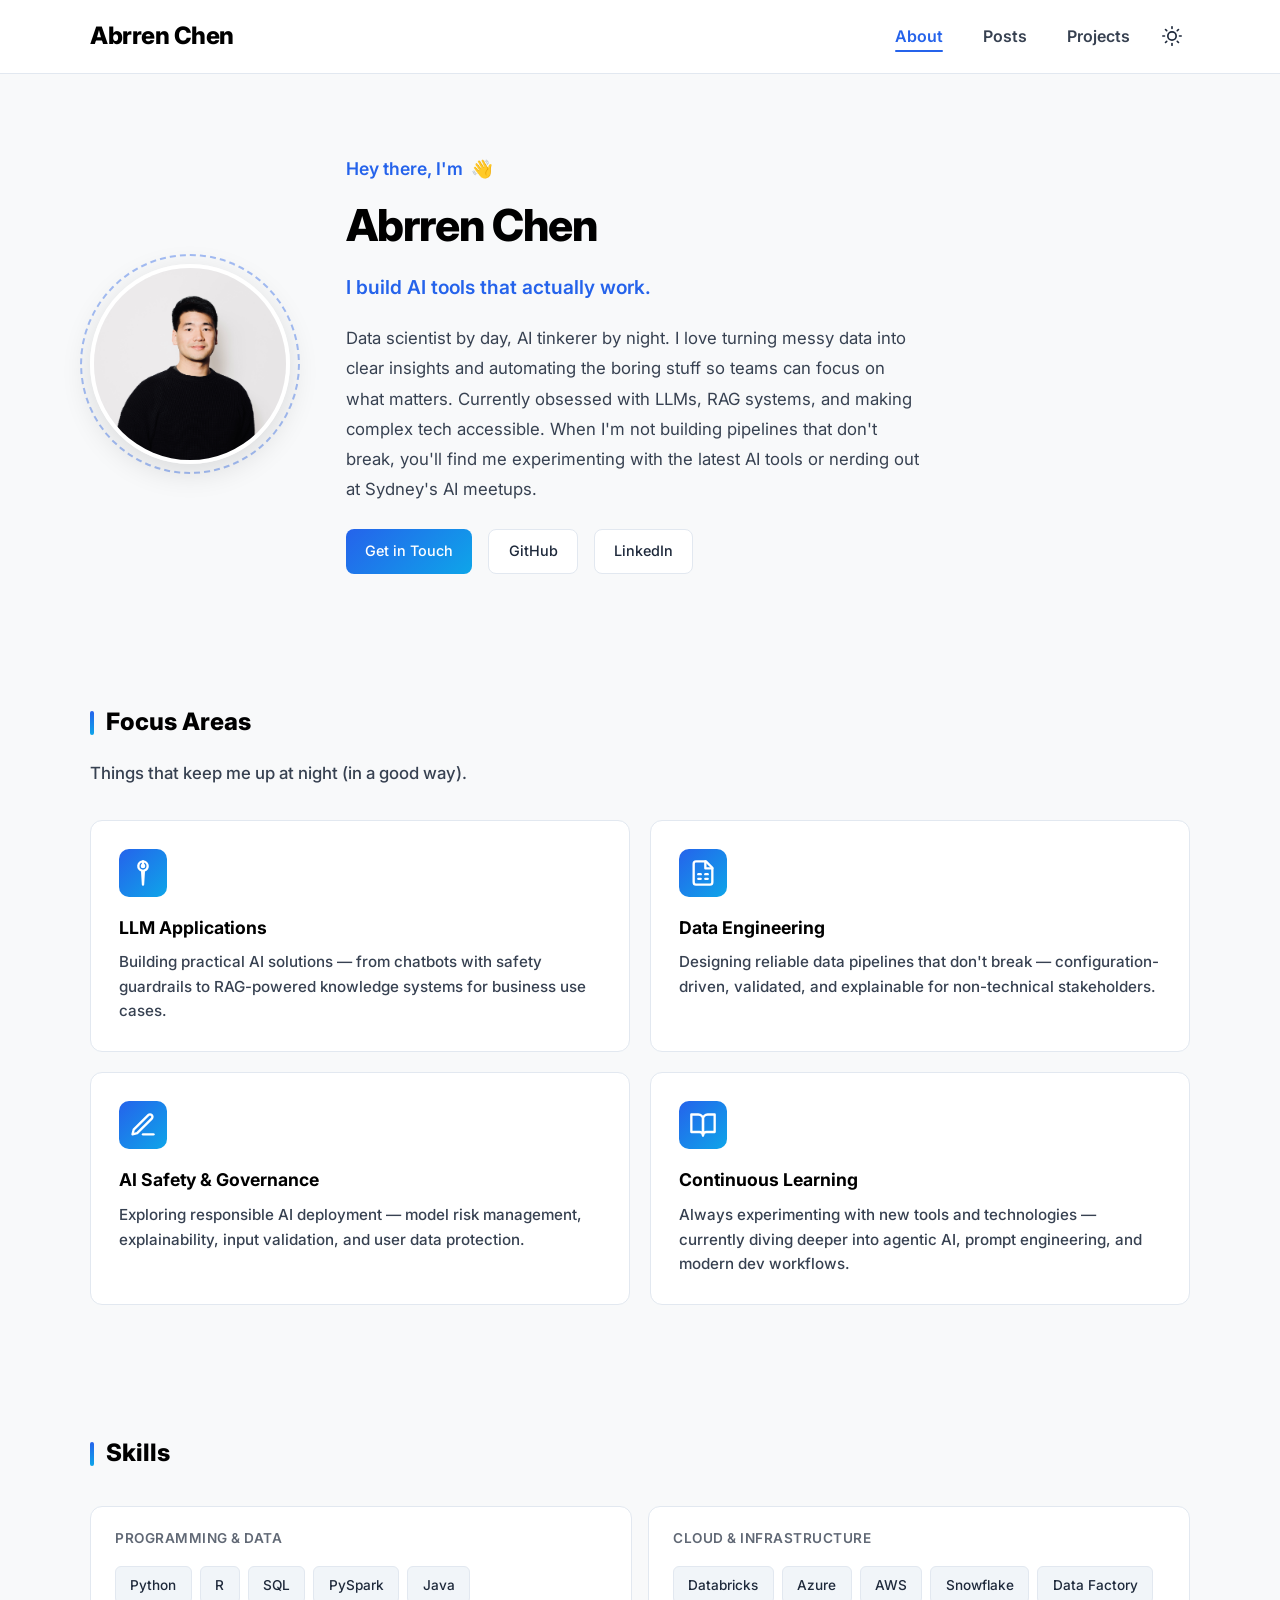
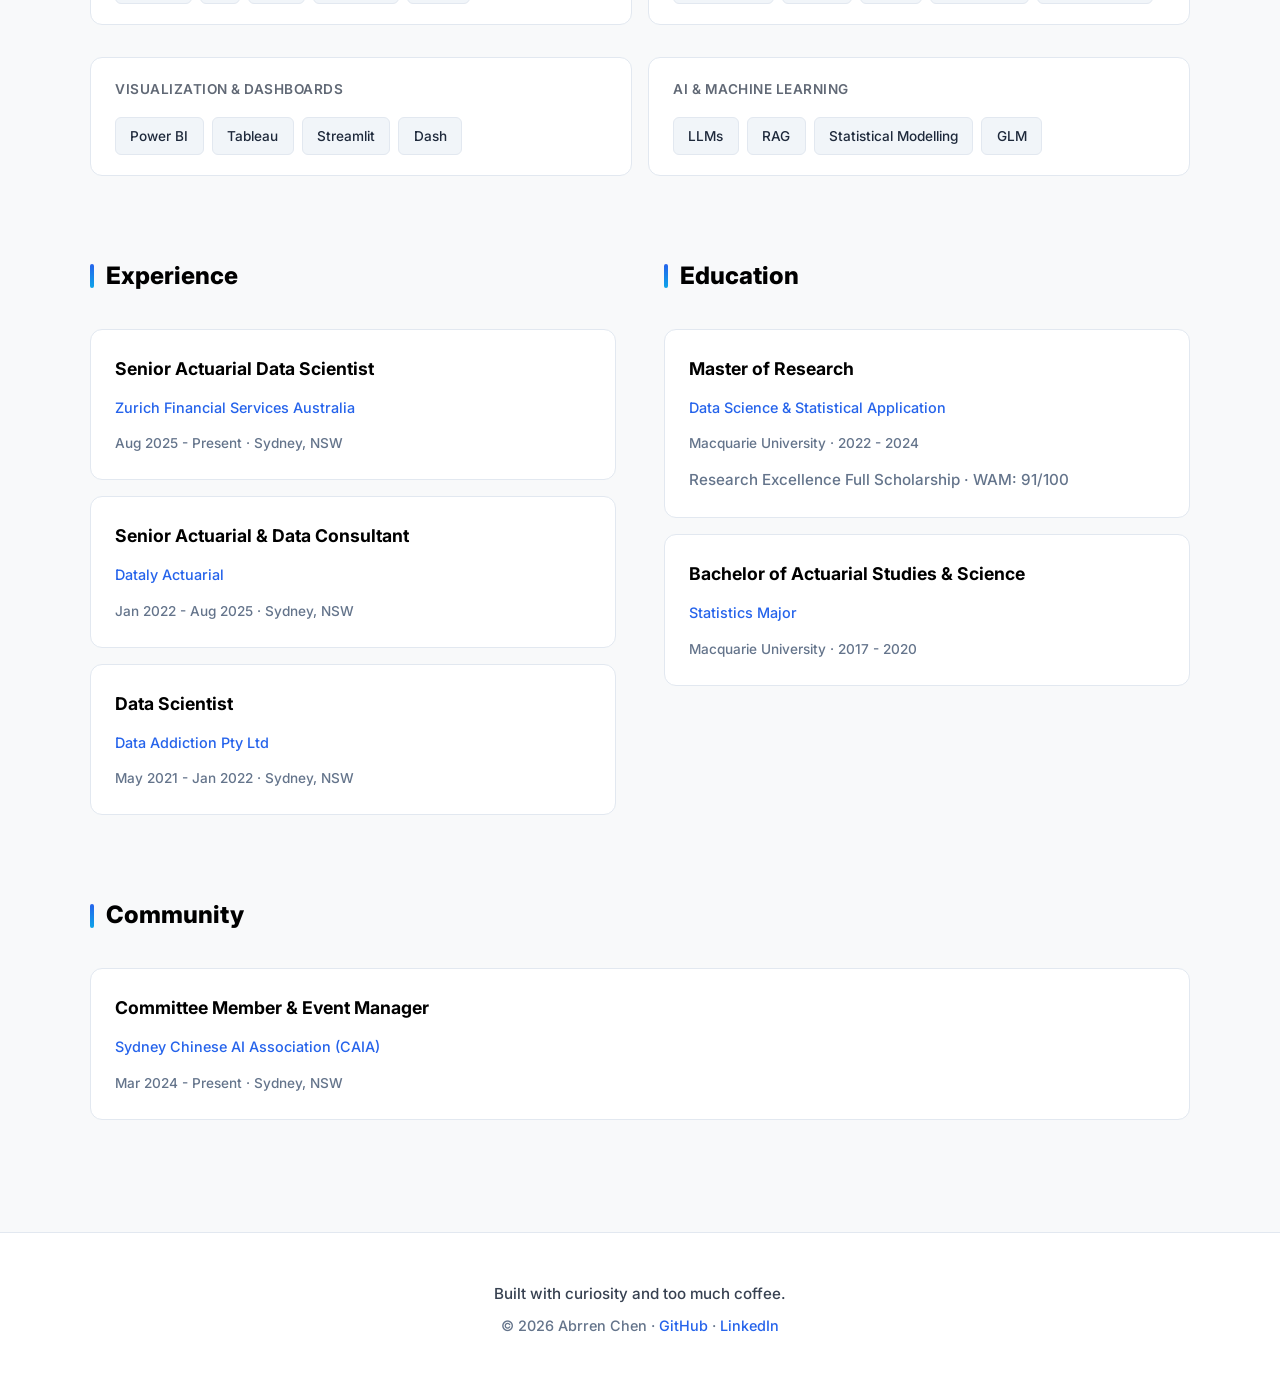
<file: index.html>
<!DOCTYPE html>
<html lang="en">
<head>
    <meta charset="UTF-8">
    <meta name="viewport" content="width=device-width, initial-scale=1.0">
    <title>Abrren Chen | AI Builder & Data Tinkerer</title>
    <meta name="description" content="Abrren Chen - Data scientist who builds AI tools that actually work. LLM applications, data pipelines, and making complex tech accessible.">
    <meta property="og:title" content="Abrren Chen | AI Builder & Data Tinkerer">
    <meta property="og:description" content="Data scientist who builds AI tools that actually work. LLM applications, data pipelines, and making complex tech accessible.">
    <meta property="og:type" content="website">
    <meta property="og:url" content="https://abrrenc.github.io">
    <meta name="twitter:card" content="summary_large_image">
    <link rel="icon" type="image/svg+xml" href="images/favicon.svg">
    <link rel="preconnect" href="https://fonts.googleapis.com">
    <link rel="preconnect" href="https://fonts.gstatic.com" crossorigin>
    <link href="https://fonts.googleapis.com/css2?family=Inter:wght@400;500;600;700;800&display=swap" rel="stylesheet">
    <link rel="stylesheet" href="css/style.css">
</head>
<body>
    <header>
        <div class="container">
            <a href="index.html" class="logo">Abrren Chen</a>
            <nav>
                <ul>
                    <li><a href="index.html" class="active">About</a></li>
                    <li><a href="posts.html">Posts</a></li>
                    <li><a href="projects.html">Projects</a></li>
                </ul>
                <button class="theme-toggle" aria-label="Toggle theme">
                    <svg class="icon-sun" xmlns="http://www.w3.org/2000/svg" viewBox="0 0 24 24" fill="none" stroke="currentColor" stroke-width="2" stroke-linecap="round" stroke-linejoin="round"><circle cx="12" cy="12" r="5"/><line x1="12" y1="1" x2="12" y2="3"/><line x1="12" y1="21" x2="12" y2="23"/><line x1="4.22" y1="4.22" x2="5.64" y2="5.64"/><line x1="18.36" y1="18.36" x2="19.78" y2="19.78"/><line x1="1" y1="12" x2="3" y2="12"/><line x1="21" y1="12" x2="23" y2="12"/><line x1="4.22" y1="19.78" x2="5.64" y2="18.36"/><line x1="18.36" y1="5.64" x2="19.78" y2="4.22"/></svg>
                    <svg class="icon-moon" xmlns="http://www.w3.org/2000/svg" viewBox="0 0 24 24" fill="none" stroke="currentColor" stroke-width="2" stroke-linecap="round" stroke-linejoin="round"><path d="M21 12.79A9 9 0 1 1 11.21 3 7 7 0 0 0 21 12.79z"/></svg>
                </button>
            </nav>
        </div>
    </header>

    <main>
        <!-- Hero Section -->
        <section class="hero">
            <div class="container">
                <div class="hero-content">
                    <div class="hero-image">
                        <img src="images/Profile_Photo.JPG" alt="Abrren Chen" class="profile-photo">
                    </div>
                    <div class="hero-text">
                        <p class="greeting">Hey there, I'm</p>
                        <h1>Abrren Chen</h1>
                        <p class="subtitle">I build AI tools that actually work.</p>
                        <p class="bio">
                            Data scientist by day, AI tinkerer by night. I love turning messy data into clear insights and automating the boring stuff so teams can focus on what matters. Currently obsessed with LLMs, RAG systems, and making complex tech accessible. When I'm not building pipelines that don't break, you'll find me experimenting with the latest AI tools or nerding out at Sydney's AI meetups.
                        </p>
                        <div class="contact-links">
                            <a href="mailto:Abrren.chen@gmail.com" class="primary">Get in Touch</a>
                            <a href="https://github.com/AbrrenC" target="_blank">GitHub</a>
                            <a href="https://www.linkedin.com/in/abrren-chen" target="_blank">LinkedIn</a>
                        </div>
                    </div>
                </div>
            </div>
        </section>

        <div class="container">
            <!-- Focus Areas Section -->
            <section id="focus-areas">
                <h2>Focus Areas</h2>
                <p class="section-intro">Things that keep me up at night (in a good way).</p>
                <div class="focus-grid">
                    <div class="focus-card">
                        <div class="focus-icon">
                            <svg xmlns="http://www.w3.org/2000/svg" width="28" height="28" viewBox="0 0 24 24" fill="none" stroke="currentColor" stroke-width="2" stroke-linecap="round" stroke-linejoin="round"><path d="M12 2a4 4 0 0 1 4 4c0 1.95-1.4 3.58-3.25 3.93L12 22l-.75-12.07A4.001 4.001 0 0 1 12 2z"/><path d="M12 2v4"/><circle cx="12" cy="6" r="1"/></svg>
                        </div>
                        <h3>LLM Applications</h3>
                        <p>Building practical AI solutions — from chatbots with safety guardrails to RAG-powered knowledge systems for business use cases.</p>
                    </div>
                    <div class="focus-card">
                        <div class="focus-icon">
                            <svg xmlns="http://www.w3.org/2000/svg" width="28" height="28" viewBox="0 0 24 24" fill="none" stroke="currentColor" stroke-width="2" stroke-linecap="round" stroke-linejoin="round"><path d="M14.5 2H6a2 2 0 0 0-2 2v16a2 2 0 0 0 2 2h12a2 2 0 0 0 2-2V7.5L14.5 2z"/><polyline points="14 2 14 8 20 8"/><path d="M8 13h2"/><path d="M8 17h2"/><path d="M14 13h2"/><path d="M14 17h2"/></svg>
                        </div>
                        <h3>Data Engineering</h3>
                        <p>Designing reliable data pipelines that don't break — configuration-driven, validated, and explainable for non-technical stakeholders.</p>
                    </div>
                    <div class="focus-card">
                        <div class="focus-icon">
                            <svg xmlns="http://www.w3.org/2000/svg" width="28" height="28" viewBox="0 0 24 24" fill="none" stroke="currentColor" stroke-width="2" stroke-linecap="round" stroke-linejoin="round"><path d="M12 20h9"/><path d="M16.5 3.5a2.121 2.121 0 0 1 3 3L7 19l-4 1 1-4L16.5 3.5z"/></svg>
                        </div>
                        <h3>AI Safety & Governance</h3>
                        <p>Exploring responsible AI deployment — model risk management, explainability, input validation, and user data protection.</p>
                    </div>
                    <div class="focus-card">
                        <div class="focus-icon">
                            <svg xmlns="http://www.w3.org/2000/svg" width="28" height="28" viewBox="0 0 24 24" fill="none" stroke="currentColor" stroke-width="2" stroke-linecap="round" stroke-linejoin="round"><path d="M2 3h6a4 4 0 0 1 4 4v14a3 3 0 0 0-3-3H2z"/><path d="M22 3h-6a4 4 0 0 0-4 4v14a3 3 0 0 1 3-3h7z"/></svg>
                        </div>
                        <h3>Continuous Learning</h3>
                        <p>Always experimenting with new tools and technologies — currently diving deeper into agentic AI, prompt engineering, and modern dev workflows.</p>
                    </div>
                </div>
            </section>

            <!-- Skills Section -->
            <section id="skills">
                <h2>Skills</h2>
                <div class="skills-grid">
                    <div class="skill-category card">
                        <h3>Programming & Data</h3>
                        <div class="skill-tags">
                            <span class="skill-tag">Python</span>
                            <span class="skill-tag">R</span>
                            <span class="skill-tag">SQL</span>
                            <span class="skill-tag">PySpark</span>
                            <span class="skill-tag">Java</span>
                        </div>
                    </div>
                    <div class="skill-category card">
                        <h3>Cloud & Infrastructure</h3>
                        <div class="skill-tags">
                            <span class="skill-tag">Databricks</span>
                            <span class="skill-tag">Azure</span>
                            <span class="skill-tag">AWS</span>
                            <span class="skill-tag">Snowflake</span>
                            <span class="skill-tag">Data Factory</span>
                        </div>
                    </div>
                    <div class="skill-category card">
                        <h3>Visualization & Dashboards</h3>
                        <div class="skill-tags">
                            <span class="skill-tag">Power BI</span>
                            <span class="skill-tag">Tableau</span>
                            <span class="skill-tag">Streamlit</span>
                            <span class="skill-tag">Dash</span>
                        </div>
                    </div>
                    <div class="skill-category card">
                        <h3>AI & Machine Learning</h3>
                        <div class="skill-tags">
                            <span class="skill-tag">LLMs</span>
                            <span class="skill-tag">RAG</span>
                            <span class="skill-tag">Statistical Modelling</span>
                            <span class="skill-tag">GLM</span>
                        </div>
                    </div>
                </div>
            </section>

            <!-- Two Column: Experience & Education -->
            <div class="two-column">
                <!-- Experience Section -->
                <section id="experience">
                    <h2>Experience</h2>

                    <div class="card">
                        <h3>Senior Actuarial Data Scientist</h3>
                        <p class="meta">Zurich Financial Services Australia</p>
                        <p class="location">Aug 2025 - Present · Sydney, NSW</p>
                    </div>

                    <div class="card">
                        <h3>Senior Actuarial & Data Consultant</h3>
                        <p class="meta">Dataly Actuarial</p>
                        <p class="location">Jan 2022 - Aug 2025 · Sydney, NSW</p>
                    </div>

                    <div class="card">
                        <h3>Data Scientist</h3>
                        <p class="meta">Data Addiction Pty Ltd</p>
                        <p class="location">May 2021 - Jan 2022 · Sydney, NSW</p>
                    </div>
                </section>

                <!-- Education Section -->
                <section id="education">
                    <h2>Education</h2>

                    <div class="card">
                        <h3>Master of Research</h3>
                        <p class="meta">Data Science & Statistical Application</p>
                        <p class="location">Macquarie University · 2022 - 2024</p>
                        <p>Research Excellence Full Scholarship · WAM: 91/100</p>
                    </div>

                    <div class="card">
                        <h3>Bachelor of Actuarial Studies & Science</h3>
                        <p class="meta">Statistics Major</p>
                        <p class="location">Macquarie University · 2017 - 2020</p>
                    </div>
                </section>
            </div>

            <!-- Professional Affiliations -->
            <section id="affiliations">
                <h2>Community</h2>

                <div class="card">
                    <h3>Committee Member & Event Manager</h3>
                    <p class="meta">Sydney Chinese AI Association (CAIA)</p>
                    <p class="location">Mar 2024 - Present · Sydney, NSW</p>
                </div>
            </section>
        </div>
    </main>

    <footer>
        <div class="container">
            <p class="footer-tagline">Built with curiosity and too much coffee.</p>
            <p>&copy; 2026 Abrren Chen · <a href="https://github.com/AbrrenC" target="_blank">GitHub</a> · <a href="https://www.linkedin.com/in/abrren-chen" target="_blank">LinkedIn</a></p>
        </div>
    </footer>

    <script src="js/main.js"></script>
</body>
</html>
</file>
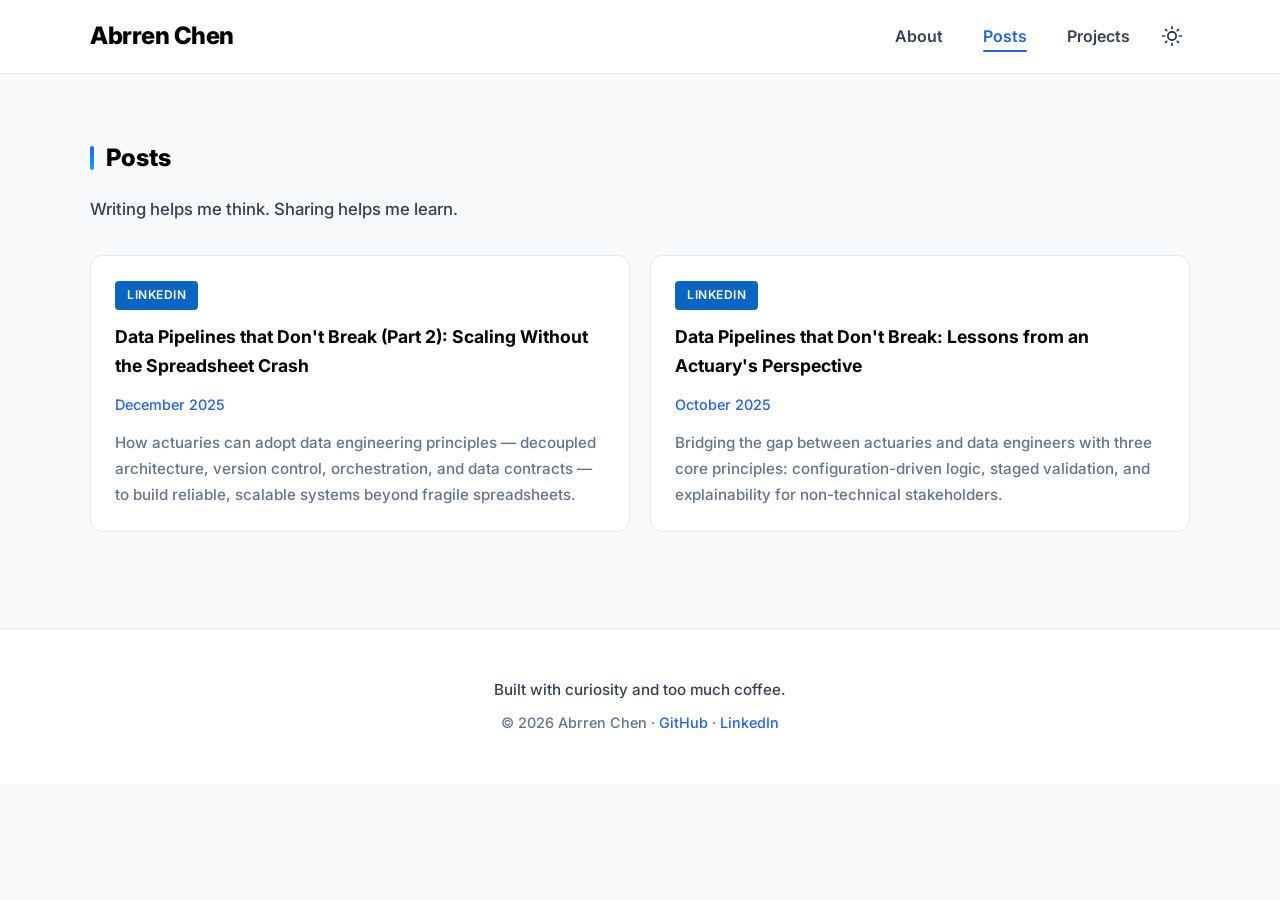
<file: posts.html>
<!DOCTYPE html>
<html lang="en">
<head>
    <meta charset="UTF-8">
    <meta name="viewport" content="width=device-width, initial-scale=1.0">
    <title>Posts | Abrren Chen</title>
    <meta name="description" content="Blog posts and articles by Abrren Chen on data science, machine learning, and AI applications.">
    <meta property="og:title" content="Posts | Abrren Chen">
    <meta property="og:description" content="Writing helps me think. Sharing helps me learn.">
    <link rel="icon" type="image/svg+xml" href="images/favicon.svg">
    <link rel="preconnect" href="https://fonts.googleapis.com">
    <link rel="preconnect" href="https://fonts.gstatic.com" crossorigin>
    <link href="https://fonts.googleapis.com/css2?family=Inter:wght@400;500;600;700;800&display=swap" rel="stylesheet">
    <link rel="stylesheet" href="css/style.css">
</head>
<body>
    <header>
        <div class="container">
            <a href="index.html" class="logo">Abrren Chen</a>
            <nav>
                <ul>
                    <li><a href="index.html">About</a></li>
                    <li><a href="posts.html" class="active">Posts</a></li>
                    <li><a href="projects.html">Projects</a></li>
                </ul>
                <button class="theme-toggle" aria-label="Toggle theme">
                    <svg class="icon-sun" xmlns="http://www.w3.org/2000/svg" viewBox="0 0 24 24" fill="none" stroke="currentColor" stroke-width="2" stroke-linecap="round" stroke-linejoin="round"><circle cx="12" cy="12" r="5"/><line x1="12" y1="1" x2="12" y2="3"/><line x1="12" y1="21" x2="12" y2="23"/><line x1="4.22" y1="4.22" x2="5.64" y2="5.64"/><line x1="18.36" y1="18.36" x2="19.78" y2="19.78"/><line x1="1" y1="12" x2="3" y2="12"/><line x1="21" y1="12" x2="23" y2="12"/><line x1="4.22" y1="19.78" x2="5.64" y2="18.36"/><line x1="18.36" y1="5.64" x2="19.78" y2="4.22"/></svg>
                    <svg class="icon-moon" xmlns="http://www.w3.org/2000/svg" viewBox="0 0 24 24" fill="none" stroke="currentColor" stroke-width="2" stroke-linecap="round" stroke-linejoin="round"><path d="M21 12.79A9 9 0 1 1 11.21 3 7 7 0 0 0 21 12.79z"/></svg>
                </button>
            </nav>
        </div>
    </header>

    <main class="container">
        <section>
            <h2>Posts</h2>
            <p class="section-intro">Writing helps me think. Sharing helps me learn.</p>

            <div class="grid" id="posts-container">
                <!-- Posts are automatically rendered from js/data.js -->
            </div>
        </section>
    </main>

    <footer>
        <div class="container">
            <p class="footer-tagline">Built with curiosity and too much coffee.</p>
            <p>&copy; 2026 Abrren Chen · <a href="https://github.com/AbrrenC" target="_blank">GitHub</a> · <a href="https://www.linkedin.com/in/abrren-chen" target="_blank">LinkedIn</a></p>
        </div>
    </footer>

    <script src="js/data.js"></script>
    <script src="js/main.js"></script>
</body>
</html>
</file>
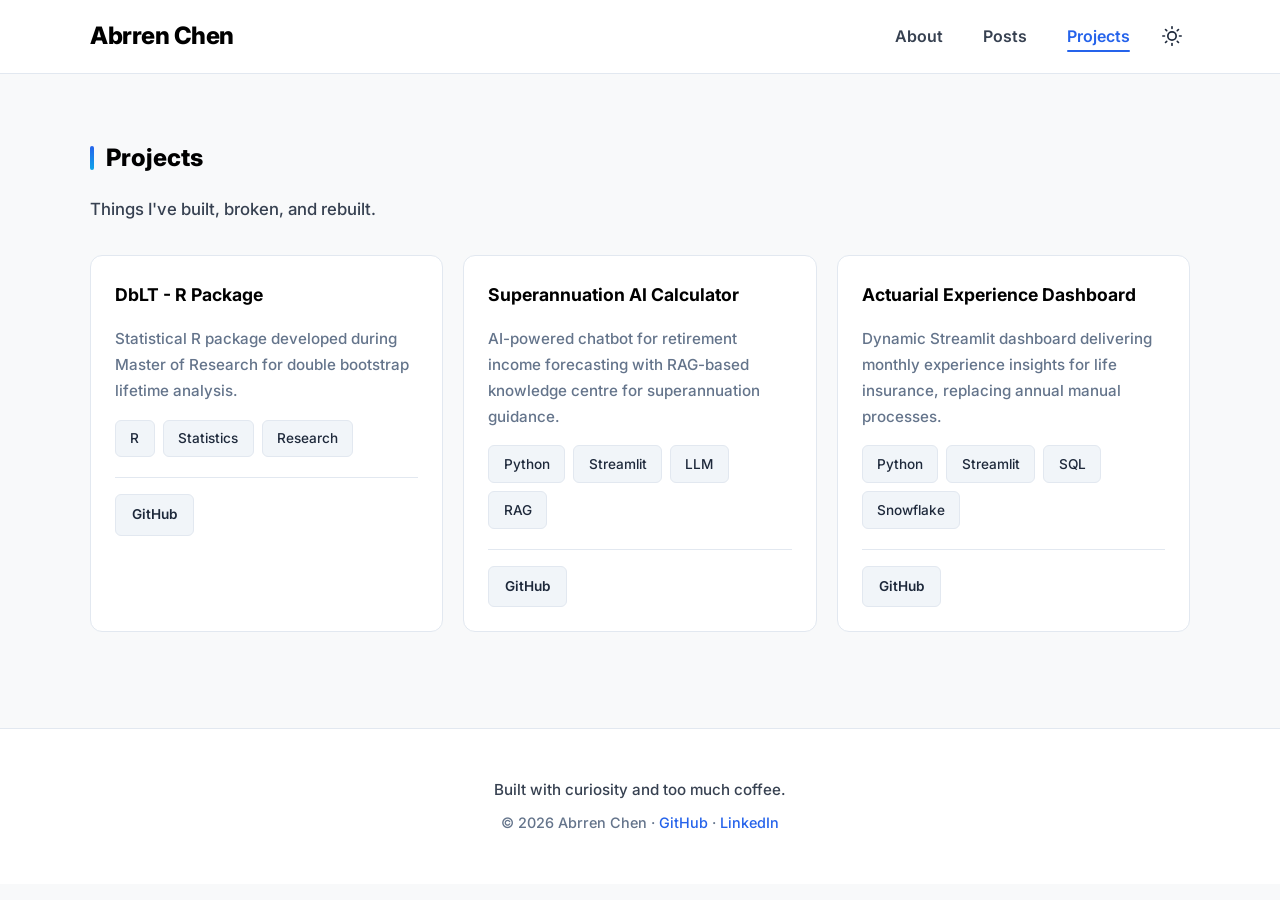
<file: projects.html>
<!DOCTYPE html>
<html lang="en">
<head>
    <meta charset="UTF-8">
    <meta name="viewport" content="width=device-width, initial-scale=1.0">
    <title>Projects | Abrren Chen</title>
    <meta name="description" content="Data science, AI, and actuarial projects by Abrren Chen.">
    <meta property="og:title" content="Projects | Abrren Chen">
    <meta property="og:description" content="Things I've built, broken, and rebuilt.">
    <link rel="icon" type="image/svg+xml" href="images/favicon.svg">
    <link rel="preconnect" href="https://fonts.googleapis.com">
    <link rel="preconnect" href="https://fonts.gstatic.com" crossorigin>
    <link href="https://fonts.googleapis.com/css2?family=Inter:wght@400;500;600;700;800&display=swap" rel="stylesheet">
    <link rel="stylesheet" href="css/style.css">
</head>
<body>
    <header>
        <div class="container">
            <a href="index.html" class="logo">Abrren Chen</a>
            <nav>
                <ul>
                    <li><a href="index.html">About</a></li>
                    <li><a href="posts.html">Posts</a></li>
                    <li><a href="projects.html" class="active">Projects</a></li>
                </ul>
                <button class="theme-toggle" aria-label="Toggle theme">
                    <svg class="icon-sun" xmlns="http://www.w3.org/2000/svg" viewBox="0 0 24 24" fill="none" stroke="currentColor" stroke-width="2" stroke-linecap="round" stroke-linejoin="round"><circle cx="12" cy="12" r="5"/><line x1="12" y1="1" x2="12" y2="3"/><line x1="12" y1="21" x2="12" y2="23"/><line x1="4.22" y1="4.22" x2="5.64" y2="5.64"/><line x1="18.36" y1="18.36" x2="19.78" y2="19.78"/><line x1="1" y1="12" x2="3" y2="12"/><line x1="21" y1="12" x2="23" y2="12"/><line x1="4.22" y1="19.78" x2="5.64" y2="18.36"/><line x1="18.36" y1="5.64" x2="19.78" y2="4.22"/></svg>
                    <svg class="icon-moon" xmlns="http://www.w3.org/2000/svg" viewBox="0 0 24 24" fill="none" stroke="currentColor" stroke-width="2" stroke-linecap="round" stroke-linejoin="round"><path d="M21 12.79A9 9 0 1 1 11.21 3 7 7 0 0 0 21 12.79z"/></svg>
                </button>
            </nav>
        </div>
    </header>

    <main class="container">
        <section>
            <h2>Projects</h2>
            <p class="section-intro">Things I've built, broken, and rebuilt.</p>

            <div class="grid" id="projects-container">
                <!-- Projects are automatically rendered from js/data.js -->
            </div>
        </section>
    </main>

    <footer>
        <div class="container">
            <p class="footer-tagline">Built with curiosity and too much coffee.</p>
            <p>&copy; 2026 Abrren Chen · <a href="https://github.com/AbrrenC" target="_blank">GitHub</a> · <a href="https://www.linkedin.com/in/abrren-chen" target="_blank">LinkedIn</a></p>
        </div>
    </footer>

    <script src="js/data.js"></script>
    <script src="js/main.js"></script>
</body>
</html>
</file>
<file: css/style.css>
:root {
    --primary: #f8f9fa;
    --secondary: #2563eb;
    --secondary-dark: #1d4ed8;
    --text: #1e293b;
    --text-light: #64748b;
    --white: #ffffff;
    --border: #e2e8f0;
    --accent: #f1f5f9;
    --gradient-start: #2563eb;
    --gradient-end: #0ea5e9;
}

* {
    margin: 0;
    padding: 0;
    box-sizing: border-box;
}

body {
    font-family: 'Inter', 'SF Pro Display', -apple-system, BlinkMacSystemFont, sans-serif;
    background-color: var(--primary);
    color: var(--text);
    line-height: 1.7;
    font-weight: 500;
}

.container {
    width: 90%;
    max-width: 1100px;
    margin: 0 auto;
}

/* Header & Navigation */
header {
    background-color: var(--white);
    border-bottom: 1px solid var(--border);
    position: sticky;
    top: 0;
    z-index: 100;
    backdrop-filter: blur(10px);
    background-color: rgba(255, 255, 255, 0.95);
}

header .container {
    display: flex;
    justify-content: space-between;
    align-items: center;
    padding: 1rem 0;
}

.logo {
    font-size: 1.5rem;
    font-weight: 800;
    color: #000000;
    text-decoration: none;
    letter-spacing: -0.5px;
}

.logo:hover {
    color: var(--secondary);
}

nav {
    display: flex;
    align-items: center;
    gap: 1.5rem;
}

nav ul {
    display: flex;
    list-style: none;
    gap: 2.5rem;
}

nav ul li a {
    color: #374151;
    text-decoration: none;
    font-weight: 600;
    font-size: 1rem;
    transition: color 0.2s;
    position: relative;
}

nav ul li a:hover,
nav ul li a.active {
    color: var(--secondary);
}

nav ul li a.active::after {
    content: '';
    position: absolute;
    bottom: -6px;
    left: 0;
    width: 100%;
    height: 2px;
    background: var(--secondary);
    border-radius: 2px;
}

/* Hero Section - Two Column */
.hero {
    padding: 5rem 0 4rem;
}

.hero-content {
    display: grid;
    grid-template-columns: auto 1fr;
    gap: 3.5rem;
    align-items: center;
}

.hero-image {
    position: relative;
    width: 200px;
    height: 200px;
}

.profile-photo {
    width: 200px;
    height: 200px;
    border-radius: 50%;
    object-fit: cover;
    border: 4px solid var(--white);
    box-shadow: 0 8px 30px rgba(0, 0, 0, 0.12);
    position: relative;
    z-index: 1;
}

.hero-image::before {
    content: '';
    position: absolute;
    width: 216px;
    height: 216px;
    border-radius: 50%;
    border: 2px dashed var(--secondary);
    top: 50%;
    left: 50%;
    transform: translate(-50%, -50%);
    opacity: 0.4;
    z-index: 0;
}

.hero-text {
    text-align: left;
}

.greeting {
    font-size: 1.1rem;
    color: var(--secondary);
    font-weight: 600;
    margin-bottom: 0.25rem;
    display: flex;
    align-items: center;
    gap: 0.5rem;
}

.greeting::after {
    content: '👋';
    display: inline-block;
    animation: wave 2.5s ease-in-out infinite;
    transform-origin: 70% 70%;
}

@keyframes wave {
    0%, 100% { transform: rotate(0deg); }
    10% { transform: rotate(14deg); }
    20% { transform: rotate(-8deg); }
    30% { transform: rotate(14deg); }
    40% { transform: rotate(-4deg); }
    50% { transform: rotate(10deg); }
    60%, 100% { transform: rotate(0deg); }
}

.hero-text h1 {
    font-size: 2.75rem;
    font-weight: 800;
    color: #000000;
    margin-bottom: 0.5rem;
    letter-spacing: -1px;
}

.hero-text .subtitle {
    font-size: 1.2rem;
    color: var(--secondary);
    font-weight: 600;
    margin-bottom: 1.25rem;
}

.hero-text .bio {
    color: #374151;
    font-size: 1.05rem;
    line-height: 1.8;
    margin-bottom: 1.5rem;
    max-width: 580px;
    font-weight: 400;
}

.contact-links {
    display: flex;
    gap: 1rem;
    flex-wrap: wrap;
}

.contact-links a {
    display: inline-flex;
    align-items: center;
    gap: 0.5rem;
    padding: 0.6rem 1.2rem;
    background: var(--white);
    border: 1px solid var(--border);
    border-radius: 8px;
    color: var(--text);
    text-decoration: none;
    font-size: 0.9rem;
    font-weight: 500;
    transition: all 0.2s;
}

.contact-links a:hover {
    border-color: var(--secondary);
    color: var(--secondary);
    transform: translateY(-2px);
    box-shadow: 0 4px 12px rgba(37, 99, 235, 0.15);
}

.contact-links a.primary {
    background: linear-gradient(135deg, var(--gradient-start), var(--gradient-end));
    color: var(--white);
    border: none;
}

.contact-links a.primary:hover {
    transform: translateY(-2px);
    box-shadow: 0 6px 20px rgba(37, 99, 235, 0.3);
}

/* Sections */
section {
    padding: 4rem 0;
}

section h2 {
    font-size: 1.5rem;
    font-weight: 800;
    color: #000000;
    margin-bottom: 2rem;
    display: flex;
    align-items: center;
    gap: 0.75rem;
}

section h2::before {
    content: '';
    width: 4px;
    height: 24px;
    background: linear-gradient(180deg, var(--gradient-start), var(--gradient-end));
    border-radius: 2px;
}

/* Cards */
.card {
    background: var(--white);
    border-radius: 12px;
    padding: 1.5rem;
    margin-bottom: 1rem;
    border: 1px solid var(--border);
    transition: all 0.2s;
}

.card:hover {
    border-color: var(--secondary);
    box-shadow: 0 4px 20px rgba(37, 99, 235, 0.08);
}

.card h3 {
    color: #000000;
    font-size: 1.1rem;
    font-weight: 700;
    margin-bottom: 0.25rem;
}

.card .meta {
    color: var(--secondary);
    font-size: 0.9rem;
    font-weight: 500;
    margin-bottom: 0.25rem;
}

.card .location {
    color: var(--text-light);
    font-size: 0.85rem;
}

.card p {
    color: var(--text-light);
    margin-top: 0.75rem;
    font-size: 0.95rem;
}

.card ul {
    margin-top: 0.75rem;
    margin-left: 1.25rem;
    color: var(--text-light);
    font-size: 0.95rem;
}

.card ul li {
    margin-bottom: 0.4rem;
}

/* Skills */
.skills-grid {
    display: grid;
    grid-template-columns: repeat(2, 1fr);
    gap: 1rem;
}

.skill-category {
    padding: 1.25rem 1.5rem;
}

.skill-category h3 {
    color: var(--text);
    font-size: 0.85rem;
    font-weight: 600;
    text-transform: uppercase;
    letter-spacing: 0.5px;
    margin-bottom: 1rem;
    opacity: 0.7;
}

.skill-tags {
    display: flex;
    flex-wrap: wrap;
    gap: 0.5rem;
}

.skill-tag {
    background: var(--accent);
    color: var(--text);
    padding: 0.4rem 0.9rem;
    border-radius: 6px;
    font-size: 0.85rem;
    font-weight: 500;
    border: 1px solid var(--border);
    transition: all 0.2s;
}

.skill-tag:hover {
    background: var(--secondary);
    color: var(--white);
    border-color: var(--secondary);
}

/* Experience & Education Grid */
.two-column {
    display: grid;
    grid-template-columns: repeat(2, 1fr);
    gap: 3rem;
}

.two-column section {
    padding: 0;
}

/* Posts & Projects Grid */
.grid {
    display: grid;
    grid-template-columns: repeat(auto-fit, minmax(300px, 1fr));
    gap: 1.25rem;
}

.grid .card {
    margin-bottom: 0;
}

.card-link {
    text-decoration: none;
    color: inherit;
    display: block;
}

.card-link:hover .card {
    transform: translateY(-4px);
    box-shadow: 0 8px 30px rgba(37, 99, 235, 0.12);
}

.card-link .card {
    transition: all 0.3s;
}

/* Empty State */
.empty-state {
    text-align: center;
    padding: 4rem 2rem;
    color: var(--text-light);
    background: var(--white);
    border-radius: 12px;
    border: 1px dashed var(--border);
}

.empty-state p {
    font-size: 1rem;
}

/* Focus Areas */
.focus-grid {
    display: grid;
    grid-template-columns: repeat(2, 1fr);
    gap: 1.25rem;
}

.focus-card {
    background: var(--white);
    border: 1px solid var(--border);
    border-radius: 12px;
    padding: 1.75rem;
    transition: all 0.2s;
}

.focus-card:hover {
    border-color: var(--secondary);
    box-shadow: 0 4px 20px rgba(37, 99, 235, 0.08);
    transform: translateY(-2px);
}

.focus-icon {
    width: 48px;
    height: 48px;
    background: linear-gradient(135deg, var(--gradient-start), var(--gradient-end));
    border-radius: 10px;
    display: flex;
    align-items: center;
    justify-content: center;
    margin-bottom: 1rem;
    color: white;
}

.focus-card h3 {
    color: #000000;
    font-size: 1.1rem;
    font-weight: 700;
    margin-bottom: 0.5rem;
}

.focus-card p {
    color: #374151;
    font-size: 0.95rem;
    line-height: 1.6;
    margin: 0;
}

/* Section Intro */
.section-intro {
    color: #374151;
    font-size: 1.05rem;
    margin-top: -1rem;
    margin-bottom: 2rem;
}

/* Source Tags (LinkedIn, Medium) */
.card-header {
    margin-bottom: 0.75rem;
}

.source-tag {
    display: inline-block;
    padding: 0.25rem 0.75rem;
    border-radius: 4px;
    font-size: 0.75rem;
    font-weight: 600;
    text-transform: uppercase;
    letter-spacing: 0.5px;
}

.source-tag.linkedin {
    background: #0a66c2;
    color: white;
}

.source-tag.medium {
    background: #000000;
    color: white;
}

.source-tag.other {
    background: var(--accent);
    color: var(--text);
}

/* Project Cards */
.project-card {
    display: flex;
    flex-direction: column;
}

.project-tags {
    display: flex;
    flex-wrap: wrap;
    gap: 0.5rem;
    margin-top: 1rem;
}

.project-links {
    display: flex;
    gap: 0.75rem;
    margin-top: 1.25rem;
    padding-top: 1rem;
    border-top: 1px solid var(--border);
}

.project-link {
    display: inline-flex;
    align-items: center;
    gap: 0.4rem;
    padding: 0.5rem 1rem;
    background: var(--accent);
    border: 1px solid var(--border);
    border-radius: 6px;
    color: var(--text);
    text-decoration: none;
    font-size: 0.85rem;
    font-weight: 600;
    transition: all 0.2s;
}

.project-link:hover {
    background: var(--secondary);
    border-color: var(--secondary);
    color: white;
}

.project-link.demo {
    background: var(--secondary);
    border-color: var(--secondary);
    color: white;
}

.project-link.demo:hover {
    background: var(--secondary-dark);
    border-color: var(--secondary-dark);
}

/* Footer */
footer {
    text-align: center;
    padding: 3rem 0;
    border-top: 1px solid var(--border);
    background: var(--white);
    margin-top: 2rem;
}

footer p {
    color: var(--text-light);
    font-size: 0.9rem;
}

.footer-tagline {
    font-size: 0.95rem;
    margin-bottom: 0.5rem;
    color: #374151;
}

footer a {
    color: var(--secondary);
    text-decoration: none;
    font-weight: 500;
}

footer a:hover {
    text-decoration: underline;
}

/* Responsive */
@media (max-width: 900px) {
    .skills-grid,
    .two-column,
    .focus-grid {
        grid-template-columns: 1fr;
        gap: 1rem;
    }

    .two-column {
        gap: 2rem;
    }
}

@media (max-width: 768px) {
    header .container {
        flex-direction: column;
        gap: 1rem;
    }

    nav ul {
        gap: 1.5rem;
    }

    .hero-content {
        grid-template-columns: 1fr;
        text-align: center;
        gap: 2rem;
    }

    .hero-image {
        margin: 0 auto;
    }

    .hero-text {
        text-align: center;
    }

    .hero-text h1 {
        font-size: 2rem;
    }

    .hero-text .bio {
        max-width: 100%;
    }

    .contact-links {
        justify-content: center;
    }
}

/* Theme Toggle */
.theme-toggle {
    background: none;
    border: none;
    cursor: pointer;
    padding: 0.5rem;
    border-radius: 8px;
    display: flex;
    align-items: center;
    justify-content: center;
    color: var(--text);
    transition: all 0.2s;
}

.theme-toggle:hover {
    background: var(--accent);
    color: var(--secondary);
}

.theme-toggle svg {
    width: 20px;
    height: 20px;
}

.theme-toggle .icon-moon {
    display: none;
}

/* Dark Mode */
[data-theme="dark"] {
    --primary: #0f172a;
    --secondary: #3b82f6;
    --secondary-dark: #2563eb;
    --text: #e2e8f0;
    --text-light: #94a3b8;
    --white: #1e293b;
    --border: #334155;
    --accent: #334155;
}

[data-theme="dark"] .logo,
[data-theme="dark"] .hero-text h1,
[data-theme="dark"] section h2,
[data-theme="dark"] .card h3,
[data-theme="dark"] .focus-card h3 {
    color: #f1f5f9;
}

[data-theme="dark"] nav ul li a {
    color: #cbd5e1;
}

[data-theme="dark"] .hero-text .bio,
[data-theme="dark"] .focus-card p,
[data-theme="dark"] .section-intro,
[data-theme="dark"] .footer-tagline {
    color: #94a3b8;
}

[data-theme="dark"] header {
    background-color: rgba(15, 23, 42, 0.95);
}

[data-theme="dark"] .source-tag.other {
    background: #475569;
    color: #e2e8f0;
}

[data-theme="dark"] .theme-toggle .icon-sun {
    display: none;
}

[data-theme="dark"] .theme-toggle .icon-moon {
    display: block;
}
</file>
